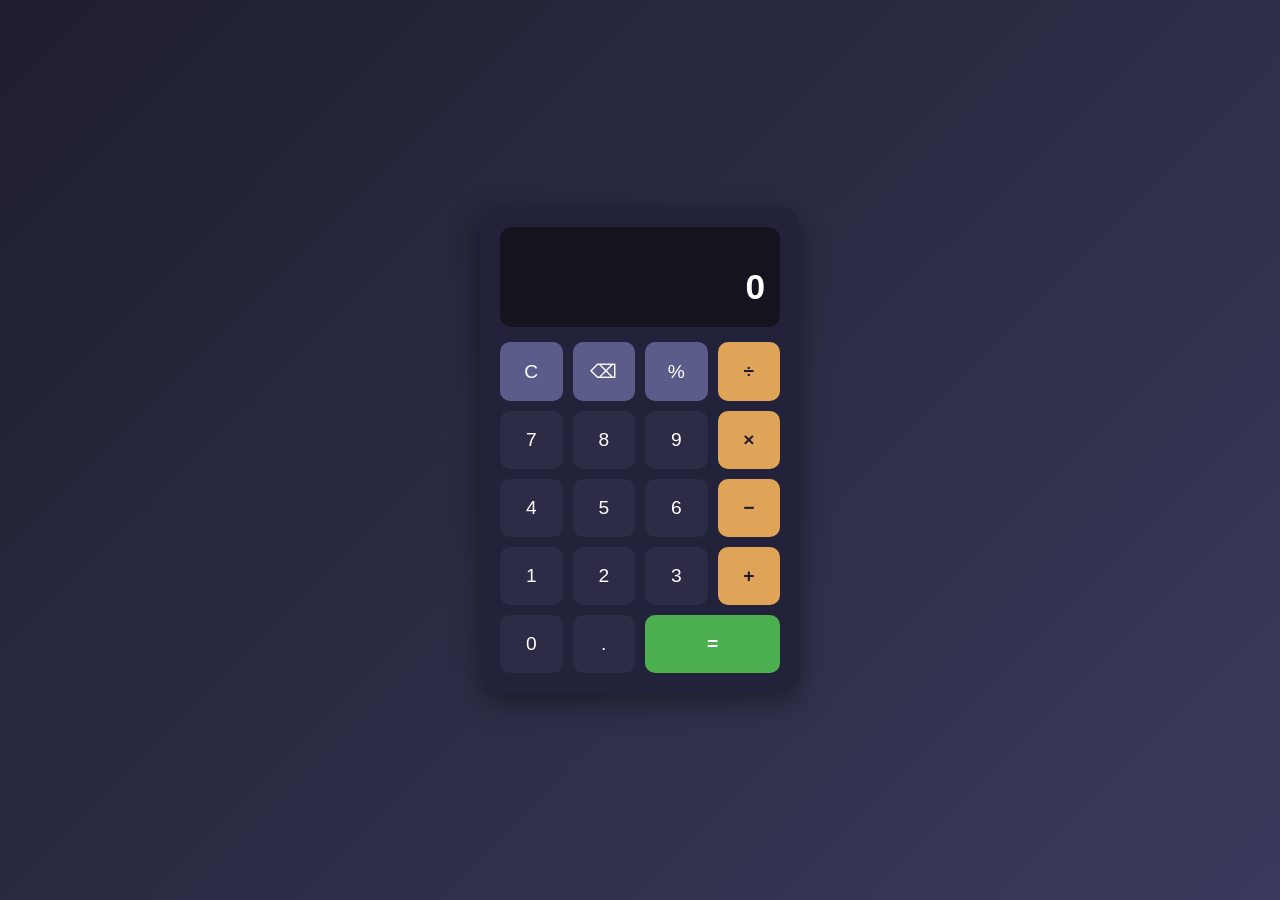
<file: WebDev-L2-Calculator/index.html>
<!DOCTYPE html>
<html lang="en">
<head>
<meta charset="UTF-8">
<meta name="viewport" content="width=device-width, initial-scale=1.0">
<title>Calculator</title>
<link rel="stylesheet" href="style.css">
</head>
<body>

<div class="calculator">
    <div class="display">
        <div class="expression" id="expression"></div>
        <div class="result" id="result">0</div>
    </div>
    <div class="buttons">
        <button class="btn function" data-action="clear">C</button>
        <button class="btn function" data-action="backspace">⌫</button>
        <button class="btn function" data-action="percent">%</button>
        <button class="btn operator" data-action="divide">÷</button>

        <button class="btn number" data-num="7">7</button>
        <button class="btn number" data-num="8">8</button>
        <button class="btn number" data-num="9">9</button>
        <button class="btn operator" data-action="multiply">×</button>

        <button class="btn number" data-num="4">4</button>
        <button class="btn number" data-num="5">5</button>
        <button class="btn number" data-num="6">6</button>
        <button class="btn operator" data-action="subtract">−</button>

        <button class="btn number" data-num="1">1</button>
        <button class="btn number" data-num="2">2</button>
        <button class="btn number" data-num="3">3</button>
        <button class="btn operator" data-action="add">+</button>

        <button class="btn number zero" data-num="0">0</button>
        <button class="btn number" data-num=".">.</button>
        <button class="btn equals" data-action="equals">=</button>
    </div>
</div>

<script src="script.js"></script>
</body>
</html>
</file>
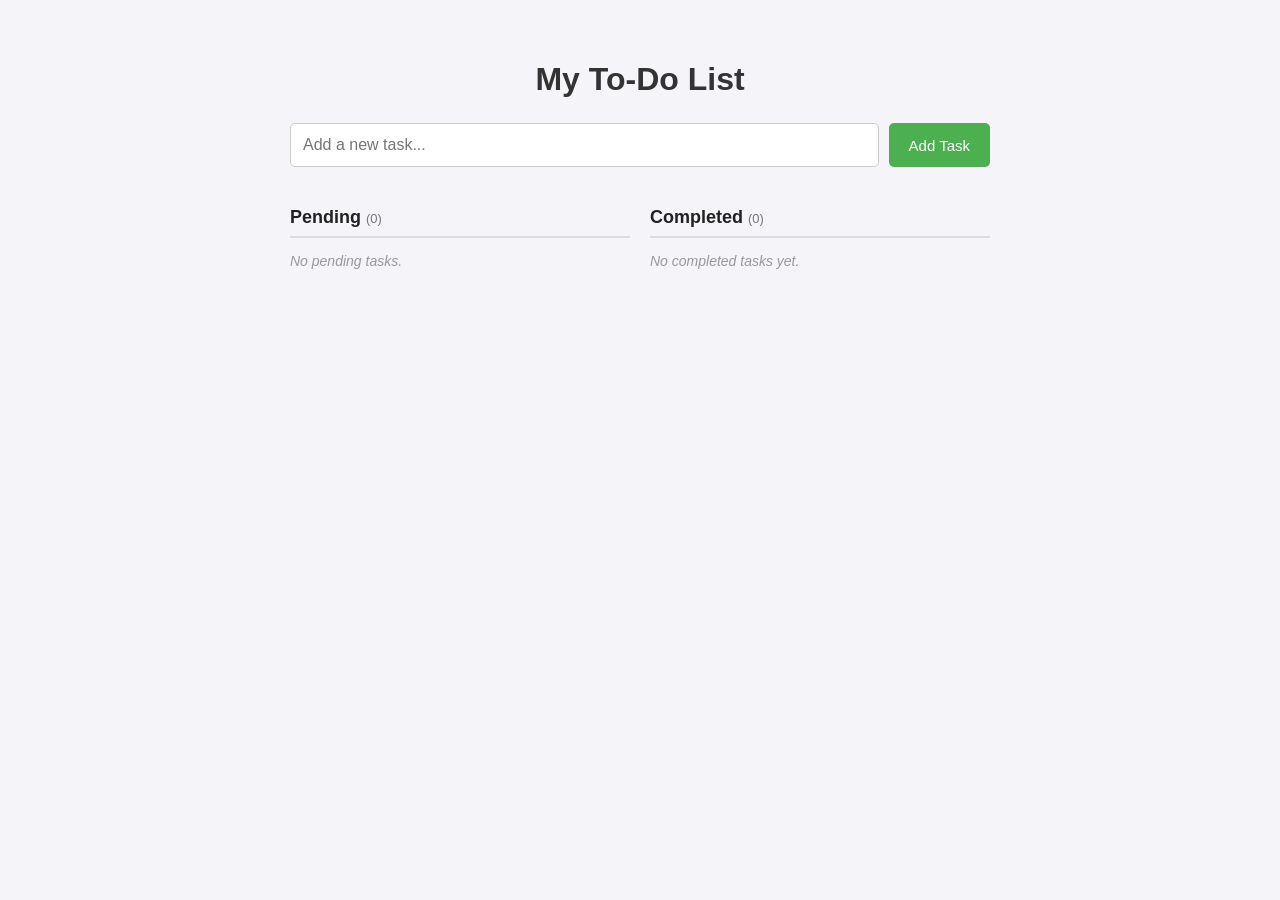
<file: WebDev-L2-ToDoApp/index.html>
<!DOCTYPE html>
<html lang="en">
<head>
<meta charset="UTF-8" />
<meta name="viewport" content="width=device-width, initial-scale=1.0" />
<title>To-Do Web App</title>
<link rel="stylesheet" href="style.css" />
</head>
<body>

<div class="wrap">
  <h1>My To-Do List</h1>

  <div class="composer">
    <input type="text" id="taskInput" placeholder="Add a new task..." />
    <button id="addBtn">Add Task</button>
  </div>

  <div class="columns">
    <section>
      <h2>Pending <span class="count" id="pendingCount">(0)</span></h2>
      <ul class="list" id="pendingList"></ul>
      <p class="empty-state" id="pendingEmpty" style="display:none;">No pending tasks.</p>
    </section>

    <section>
      <h2>Completed <span class="count" id="completedCount">(0)</span></h2>
      <ul class="list" id="completedList"></ul>
      <p class="empty-state" id="completedEmpty" style="display:none;">No completed tasks yet.</p>
    </section>
  </div>
</div>

<script src="script.js"></script>
</body>
</html>
</file>
<file: WebDev-L2-Calculator/style.css>
* {
    margin: 0;
    padding: 0;
    box-sizing: border-box;
    font-family: 'Segoe UI', sans-serif;
}

body {
    min-height: 100vh;
    display: flex;
    align-items: center;
    justify-content: center;
    background: linear-gradient(135deg, #1e1e2f, #3a3a5c);
}

.calculator {
    background: #22223b;
    border-radius: 20px;
    padding: 20px;
    width: 320px;
    box-shadow: 0 10px 30px rgba(0,0,0,0.4);
}

.display {
    background: #14141f;
    border-radius: 12px;
    padding: 20px 15px;
    text-align: right;
    margin-bottom: 15px;
    min-height: 90px;
}

.expression {
    color: #9a9ab5;
    font-size: 1rem;
    min-height: 20px;
    word-wrap: break-word;
}

.result {
    color: #ffffff;
    font-size: 2.2rem;
    font-weight: 600;
    word-wrap: break-word;
}

.buttons {
    display: grid;
    grid-template-columns: repeat(4, 1fr);
    gap: 10px;
}

.btn {
    padding: 18px 0;
    border: none;
    border-radius: 10px;
    font-size: 1.2rem;
    cursor: pointer;
    background: #3a3a5c;
    color: #fff;
    transition: transform 0.1s ease, background 0.2s ease;
}

.btn:active {
    transform: scale(0.95);
}

.number {
    background: #2c2c46;
}

.function {
    background: #5c5c8a;
}

.operator {
    background: #e0a458;
    color: #1e1e2f;
    font-weight: 600;
}

.equals {
    background: #4caf50;
    grid-column: span 2;
    font-weight: 600;
}

.zero {
    grid-column: span 1;
}
</file>
<file: WebDev-L2-ToDoApp/style.css>
* {
  box-sizing: border-box;
}

body {
  font-family: Arial, sans-serif;
  background: #f4f4f9;
  margin: 0;
  padding: 40px 20px;
  color: #222;
}

.wrap {
  max-width: 700px;
  margin: 0 auto;
}

h1 {
  text-align: center;
  color: #333;
}

.composer {
  display: flex;
  gap: 10px;
  margin: 25px 0;
}

.composer input {
  flex: 1;
  padding: 12px;
  font-size: 16px;
  border: 1px solid #ccc;
  border-radius: 5px;
}

.composer button {
  padding: 12px 20px;
  font-size: 15px;
  background: #4CAF50;
  color: white;
  border: none;
  border-radius: 5px;
  cursor: pointer;
}

.composer button:hover {
  background: #43a047;
}

.columns {
  display: grid;
  grid-template-columns: 1fr 1fr;
  gap: 20px;
}

@media (max-width: 600px) {
  .columns {
    grid-template-columns: 1fr;
  }
}

h2 {
  font-size: 18px;
  border-bottom: 2px solid #ddd;
  padding-bottom: 8px;
}

.count {
  font-size: 13px;
  color: #777;
  font-weight: normal;
}

.list {
  list-style: none;
  padding: 0;
  margin: 0;
}

.task {
  background: white;
  border: 1px solid #e0e0e0;
  border-radius: 5px;
  padding: 10px;
  margin-bottom: 8px;
  display: flex;
  align-items: flex-start;
  gap: 8px;
}

.task-text {
  flex: 1;
  font-size: 15px;
}

.task.done .task-text {
  text-decoration: line-through;
  color: #999;
}

.task-meta {
  font-size: 11px;
  color: #999;
  margin-top: 4px;
}

.check-btn {
  width: 20px;
  height: 20px;
  border-radius: 50%;
  border: 2px solid #4CAF50;
  background: white;
  cursor: pointer;
  flex-shrink: 0;
}

.task.done .check-btn {
  background: #4CAF50;
}

.icon-btn {
  border: 1px solid #ddd;
  background: white;
  border-radius: 4px;
  width: 26px;
  height: 26px;
  cursor: pointer;
}

.icon-btn:hover {
  background: #eee;
}

.empty-state {
  color: #999;
  font-style: italic;
  font-size: 14px;
}
</file>
